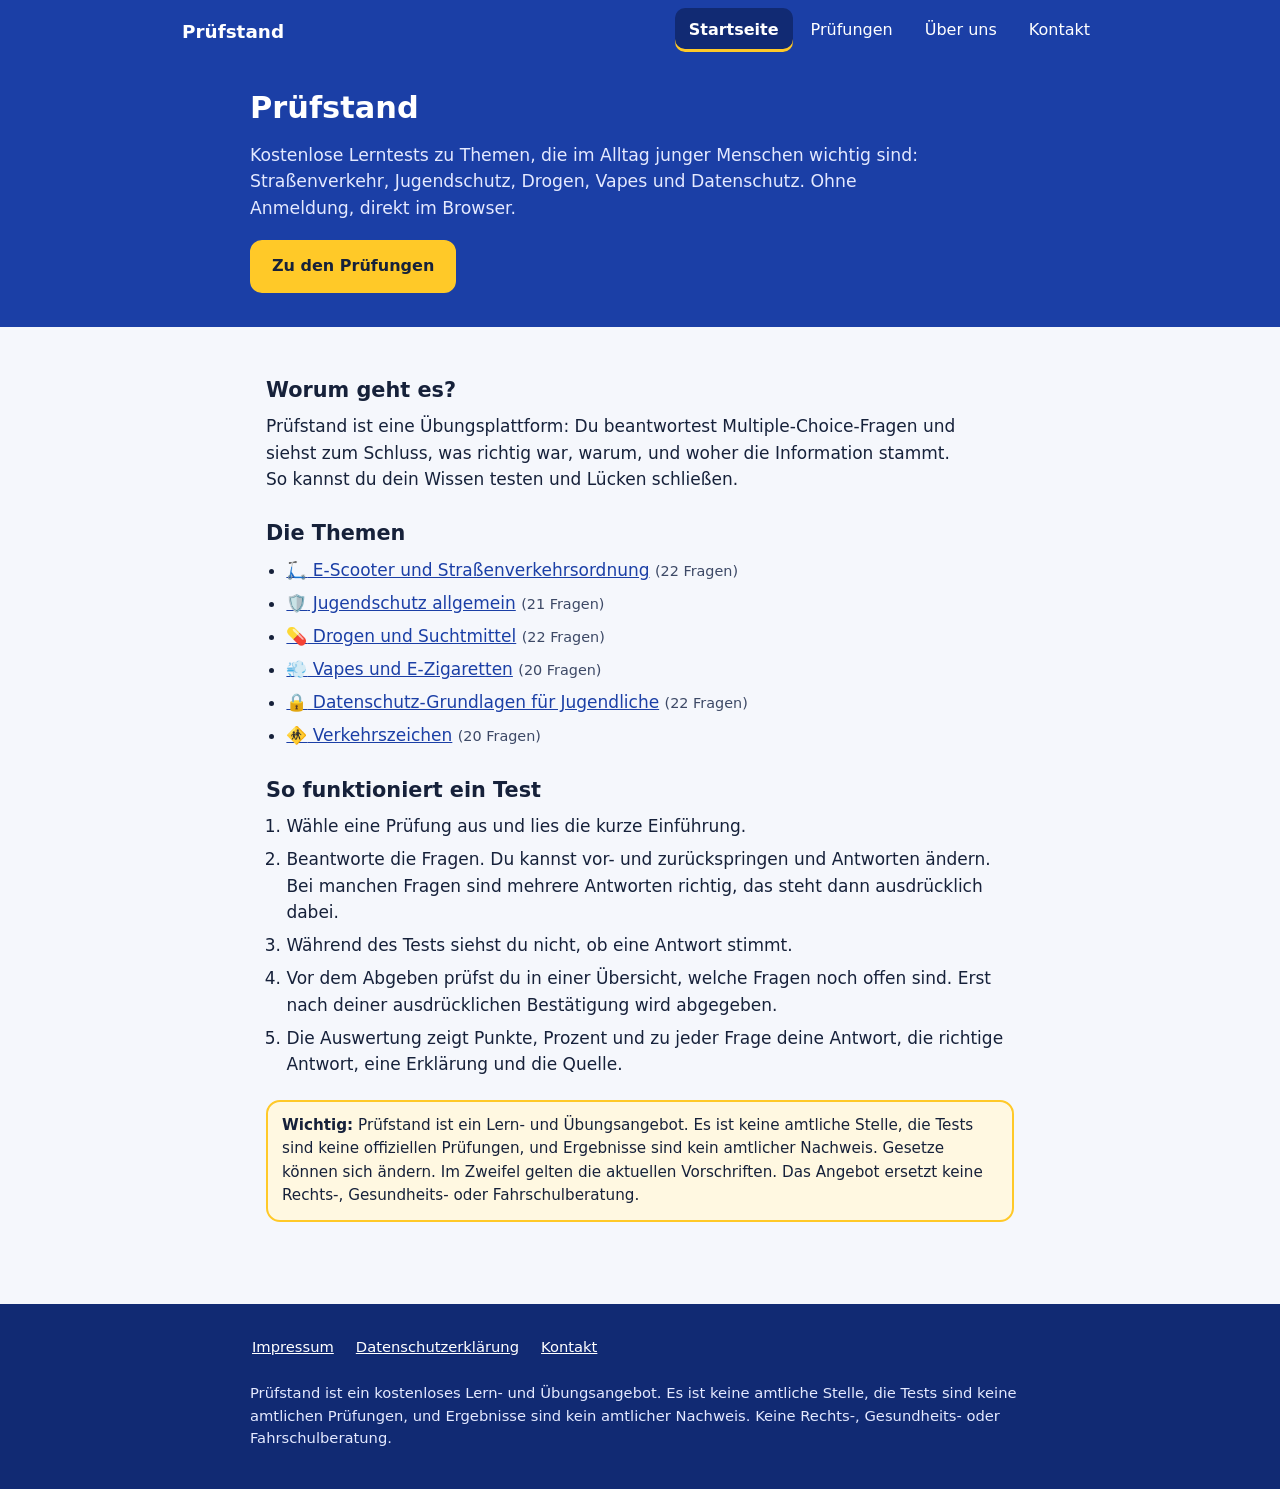
<file: index.html>
<!DOCTYPE html>
<html lang="de">
<head>
<meta charset="utf-8">
<meta name="viewport" content="width=device-width, initial-scale=1">
<title>Prüfstand – Lerntests zu Straßenverkehr, Jugendschutz und Datenschutz</title>
<link rel="icon" type="image/png" href="favicon.PNG">
<meta name="description" content="Prüfstand: kostenlose Lern- und Übungstests zu E-Scooter und StVO, Jugendschutz, Drogen, Vapes, Datenschutz und Verkehrszeichen.">
<link rel="stylesheet" href="style.css">
</head>
<body>
<a class="skip" href="#inhalt">Zum Inhalt springen</a>
<header class="kopf"><div class="kopf-in">
<a class="marke" href="index.html">Prüfstand</a>
<nav class="nav" aria-label="Hauptnavigation"><ul><li><a href="index.html" aria-current="page">Startseite</a></li><li><a href="pruefungen.html">Prüfungen</a></li><li><a href="ueber-uns.html">Über uns</a></li><li><a href="kontakt.html">Kontakt</a></li></ul></nav>
</div></header>

<div class="hero"><div class="hero-inner">
<h1>Prüfstand</h1>
<p>Kostenlose Lerntests zu Themen, die im Alltag junger Menschen wichtig sind: Straßenverkehr, Jugendschutz, Drogen, Vapes und Datenschutz. Ohne Anmeldung, direkt im Browser.</p>
<div class="btn-reihe"><a class="btn" href="pruefungen.html">Zu den Prüfungen</a></div>
</div></div>
<main class="wrap" id="inhalt">
<h2>Worum geht es?</h2>
<p>Prüfstand ist eine Übungsplattform: Du beantwortest Multiple-Choice-Fragen und siehst zum Schluss, was richtig war, warum, und woher die Information stammt. So kannst du dein Wissen testen und Lücken schließen.</p>
<h2>Die Themen</h2>
<ul class="liste"><li><a href="pruefung-escooter.html"><span aria-hidden="true">🛴</span> E-Scooter und Straßenverkehrsordnung</a> <span class="klein">(22 Fragen)</span></li><li><a href="pruefung-jugendschutz.html"><span aria-hidden="true">🛡️</span> Jugendschutz allgemein</a> <span class="klein">(21 Fragen)</span></li><li><a href="pruefung-drogen.html"><span aria-hidden="true">💊</span> Drogen und Suchtmittel</a> <span class="klein">(22 Fragen)</span></li><li><a href="pruefung-vapes.html"><span aria-hidden="true">💨</span> Vapes und E-Zigaretten</a> <span class="klein">(20 Fragen)</span></li><li><a href="pruefung-datenschutz.html"><span aria-hidden="true">🔒</span> Datenschutz-Grundlagen für Jugendliche</a> <span class="klein">(22 Fragen)</span></li><li><a href="pruefung-verkehrszeichen.html"><span aria-hidden="true">🚸</span> Verkehrszeichen</a> <span class="klein">(20 Fragen)</span></li></ul>
<h2>So funktioniert ein Test</h2>
<ol class="liste">
<li>Wähle eine Prüfung aus und lies die kurze Einführung.</li>
<li>Beantworte die Fragen. Du kannst vor- und zurückspringen und Antworten ändern. Bei manchen Fragen sind mehrere Antworten richtig, das steht dann ausdrücklich dabei.</li>
<li>Während des Tests siehst du nicht, ob eine Antwort stimmt.</li>
<li>Vor dem Abgeben prüfst du in einer Übersicht, welche Fragen noch offen sind. Erst nach deiner ausdrücklichen Bestätigung wird abgegeben.</li>
<li>Die Auswertung zeigt Punkte, Prozent und zu jeder Frage deine Antwort, die richtige Antwort, eine Erklärung und die Quelle.</li>
</ol>
<div class="hinweis"><strong>Wichtig:</strong> Prüfstand ist ein Lern- und Übungsangebot. Es ist keine amtliche Stelle, die Tests sind keine offiziellen Prüfungen, und Ergebnisse sind kein amtlicher Nachweis. Gesetze können sich ändern. Im Zweifel gelten die aktuellen Vorschriften. Das Angebot ersetzt keine Rechts-, Gesundheits- oder Fahrschulberatung.</div>
</main>
<footer class="fuss"><div class="fuss-in">
<ul aria-label="Rechtliches und Kontakt"><li><a href="impressum.html">Impressum</a></li><li><a href="datenschutz.html">Datenschutzerklärung</a></li><li><a href="kontakt.html">Kontakt</a></li></ul>
<p>Prüfstand ist ein kostenloses Lern- und Übungsangebot. Es ist keine amtliche Stelle, die Tests sind keine amtlichen Prüfungen, und Ergebnisse sind kein amtlicher Nachweis. Keine Rechts-, Gesundheits- oder Fahrschulberatung.</p>
</div></footer>
</body>
</html>
</file>
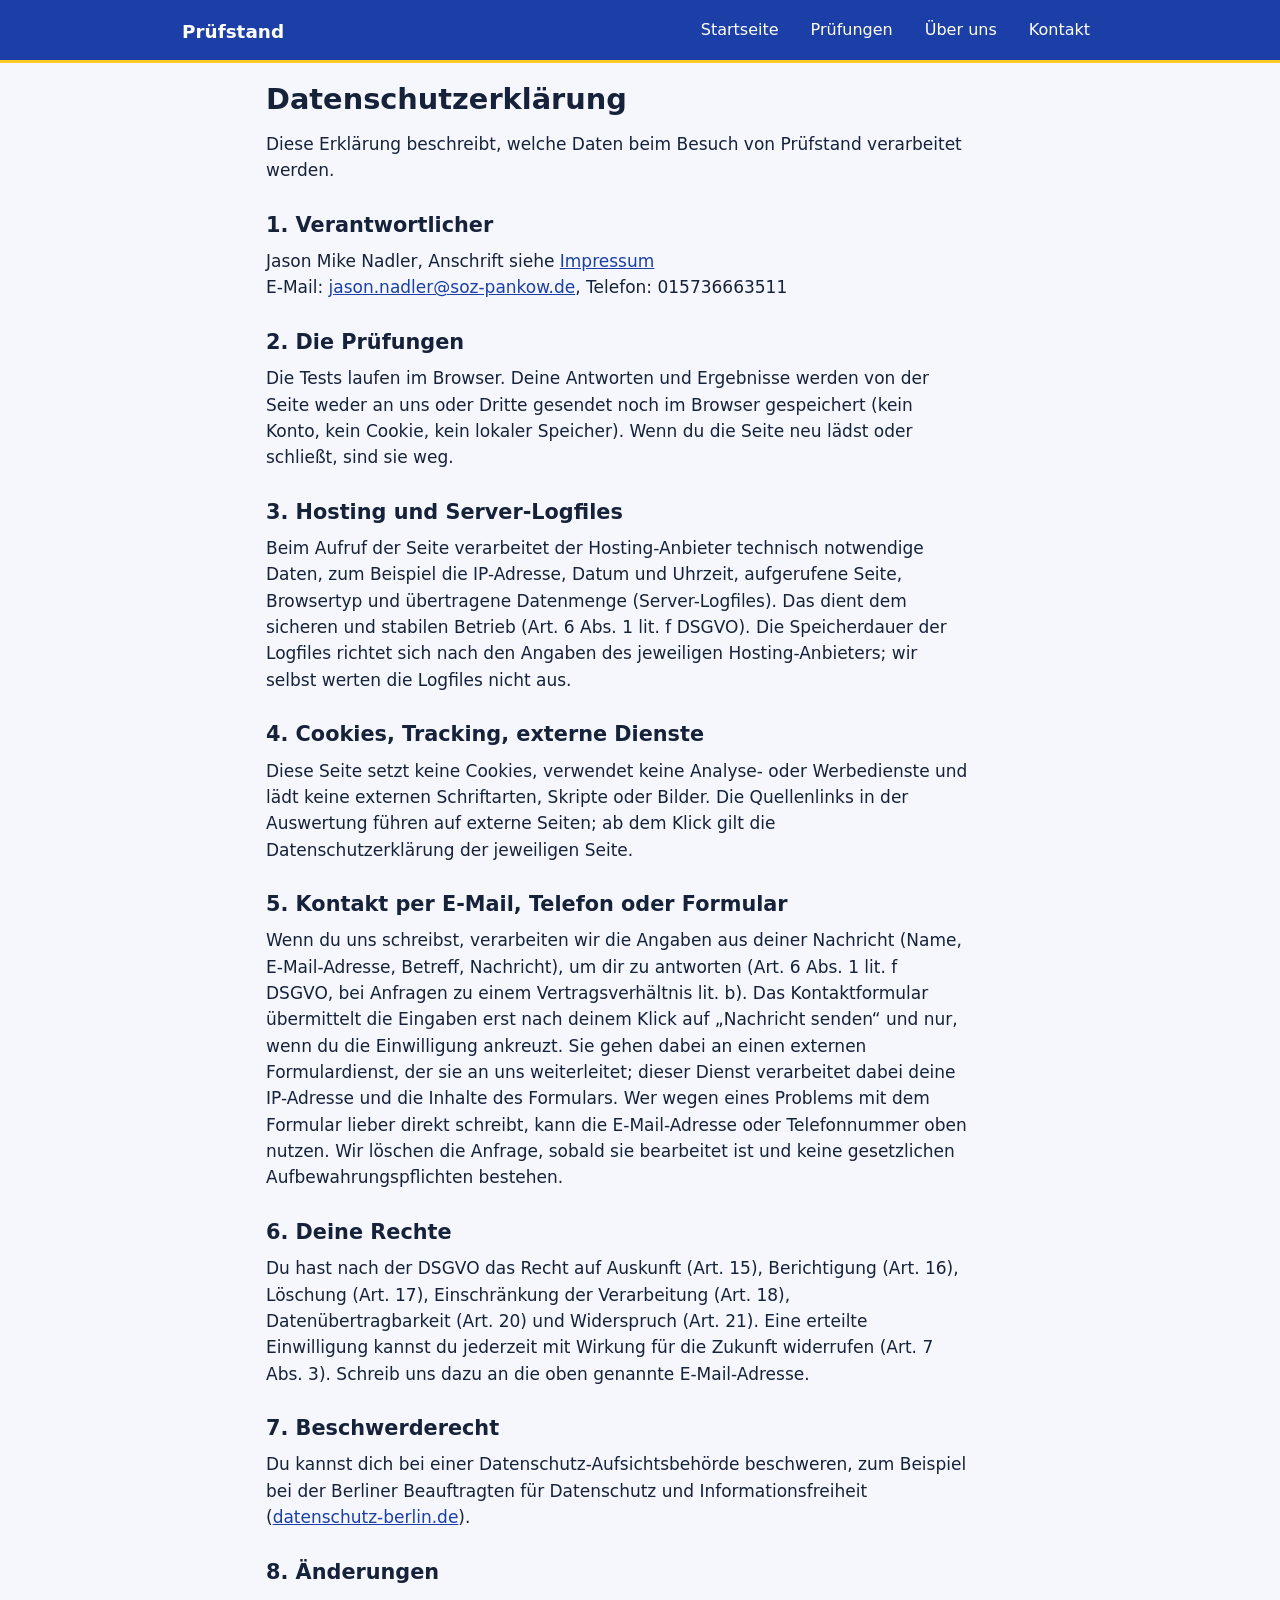
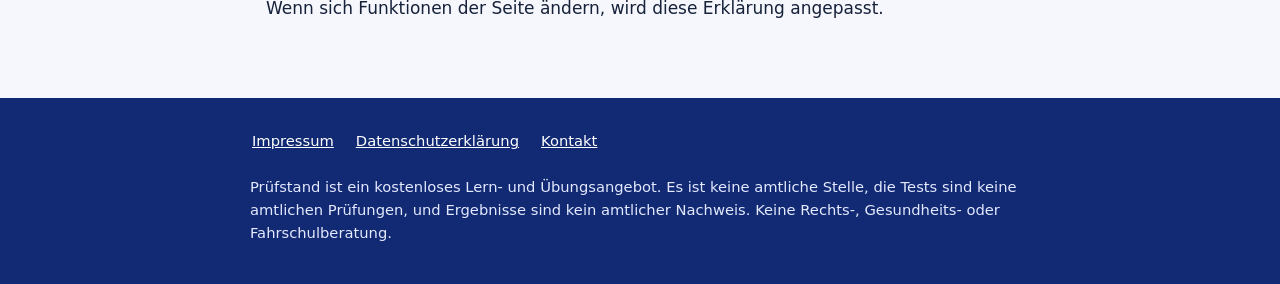
<file: datenschutz.html>
<!DOCTYPE html>
<html lang="de">
<head>
<meta charset="utf-8">
<meta name="viewport" content="width=device-width, initial-scale=1">
<title>Datenschutzerklärung – Prüfstand</title>
<link rel="icon" type="image/png" href="favicon.PNG">
<meta name="description" content="Datenschutzerklärung von Prüfstand.">
<link rel="stylesheet" href="style.css">
</head>
<body>
<a class="skip" href="#inhalt">Zum Inhalt springen</a>
<header class="kopf"><div class="kopf-in">
<a class="marke" href="index.html">Prüfstand</a>
<nav class="nav" aria-label="Hauptnavigation"><ul><li><a href="index.html">Startseite</a></li><li><a href="pruefungen.html">Prüfungen</a></li><li><a href="ueber-uns.html">Über uns</a></li><li><a href="kontakt.html">Kontakt</a></li></ul></nav>
</div></header>

<main class="wrap" id="inhalt">
<h1>Datenschutzerklärung</h1>
<p>Diese Erklärung beschreibt, welche Daten beim Besuch von Prüfstand verarbeitet werden.</p>
<h2>1. Verantwortlicher</h2>
<p>Jason Mike Nadler, Anschrift siehe <a href="impressum.html">Impressum</a><br>E-Mail: <a href="mailto:jason.nadler@soz-pankow.de">jason.nadler@soz-pankow.de</a>, Telefon: 015736663511</p>
<h2>2. Die Prüfungen</h2>
<p>Die Tests laufen im Browser. Deine Antworten und Ergebnisse werden von der Seite weder an uns oder Dritte gesendet noch im Browser gespeichert (kein Konto, kein Cookie, kein lokaler Speicher). Wenn du die Seite neu lädst oder schließt, sind sie weg.</p>
<h2>3. Hosting und Server-Logfiles</h2>
<p>Beim Aufruf der Seite verarbeitet der Hosting-Anbieter technisch notwendige Daten, zum Beispiel die IP-Adresse, Datum und Uhrzeit, aufgerufene Seite, Browsertyp und übertragene Datenmenge (Server-Logfiles). Das dient dem sicheren und stabilen Betrieb (Art. 6 Abs. 1 lit. f DSGVO). Die Speicherdauer der Logfiles richtet sich nach den Angaben des jeweiligen Hosting-Anbieters; wir selbst werten die Logfiles nicht aus.</p>
<h2>4. Cookies, Tracking, externe Dienste</h2>
<p>Diese Seite setzt keine Cookies, verwendet keine Analyse- oder Werbedienste und lädt keine externen Schriftarten, Skripte oder Bilder. Die Quellenlinks in der Auswertung führen auf externe Seiten; ab dem Klick gilt die Datenschutzerklärung der jeweiligen Seite.</p>
<h2>5. Kontakt per E-Mail, Telefon oder Formular</h2>
<p>Wenn du uns schreibst, verarbeiten wir die Angaben aus deiner Nachricht (Name, E-Mail-Adresse, Betreff, Nachricht), um dir zu antworten (Art. 6 Abs. 1 lit. f DSGVO, bei Anfragen zu einem Vertragsverhältnis lit. b). Das Kontaktformular übermittelt die Eingaben erst nach deinem Klick auf „Nachricht senden“ und nur, wenn du die Einwilligung ankreuzt. Sie gehen dabei an einen externen Formulardienst, der sie an uns weiterleitet; dieser Dienst verarbeitet dabei deine IP-Adresse und die Inhalte des Formulars. Wer wegen eines Problems mit dem Formular lieber direkt schreibt, kann die E-Mail-Adresse oder Telefonnummer oben nutzen. Wir löschen die Anfrage, sobald sie bearbeitet ist und keine gesetzlichen Aufbewahrungspflichten bestehen.</p>
<h2>6. Deine Rechte</h2>
<p>Du hast nach der DSGVO das Recht auf Auskunft (Art. 15), Berichtigung (Art. 16), Löschung (Art. 17), Einschränkung der Verarbeitung (Art. 18), Datenübertragbarkeit (Art. 20) und Widerspruch (Art. 21). Eine erteilte Einwilligung kannst du jederzeit mit Wirkung für die Zukunft widerrufen (Art. 7 Abs. 3). Schreib uns dazu an die oben genannte E-Mail-Adresse.</p>
<h2>7. Beschwerderecht</h2>
<p>Du kannst dich bei einer Datenschutz-Aufsichtsbehörde beschweren, zum Beispiel bei der Berliner Beauftragten für Datenschutz und Informationsfreiheit (<a href="https://www.datenschutz-berlin.de" target="_blank" rel="noopener noreferrer">datenschutz-berlin.de</a>).</p>
<h2>8. Änderungen</h2>
<p>Wenn sich Funktionen der Seite ändern, wird diese Erklärung angepasst.</p>

</main>
<footer class="fuss"><div class="fuss-in">
<ul aria-label="Rechtliches und Kontakt"><li><a href="impressum.html">Impressum</a></li><li><a href="datenschutz.html">Datenschutzerklärung</a></li><li><a href="kontakt.html">Kontakt</a></li></ul>
<p>Prüfstand ist ein kostenloses Lern- und Übungsangebot. Es ist keine amtliche Stelle, die Tests sind keine amtlichen Prüfungen, und Ergebnisse sind kein amtlicher Nachweis. Keine Rechts-, Gesundheits- oder Fahrschulberatung.</p>
</div></footer>
</body>
</html>
</file>
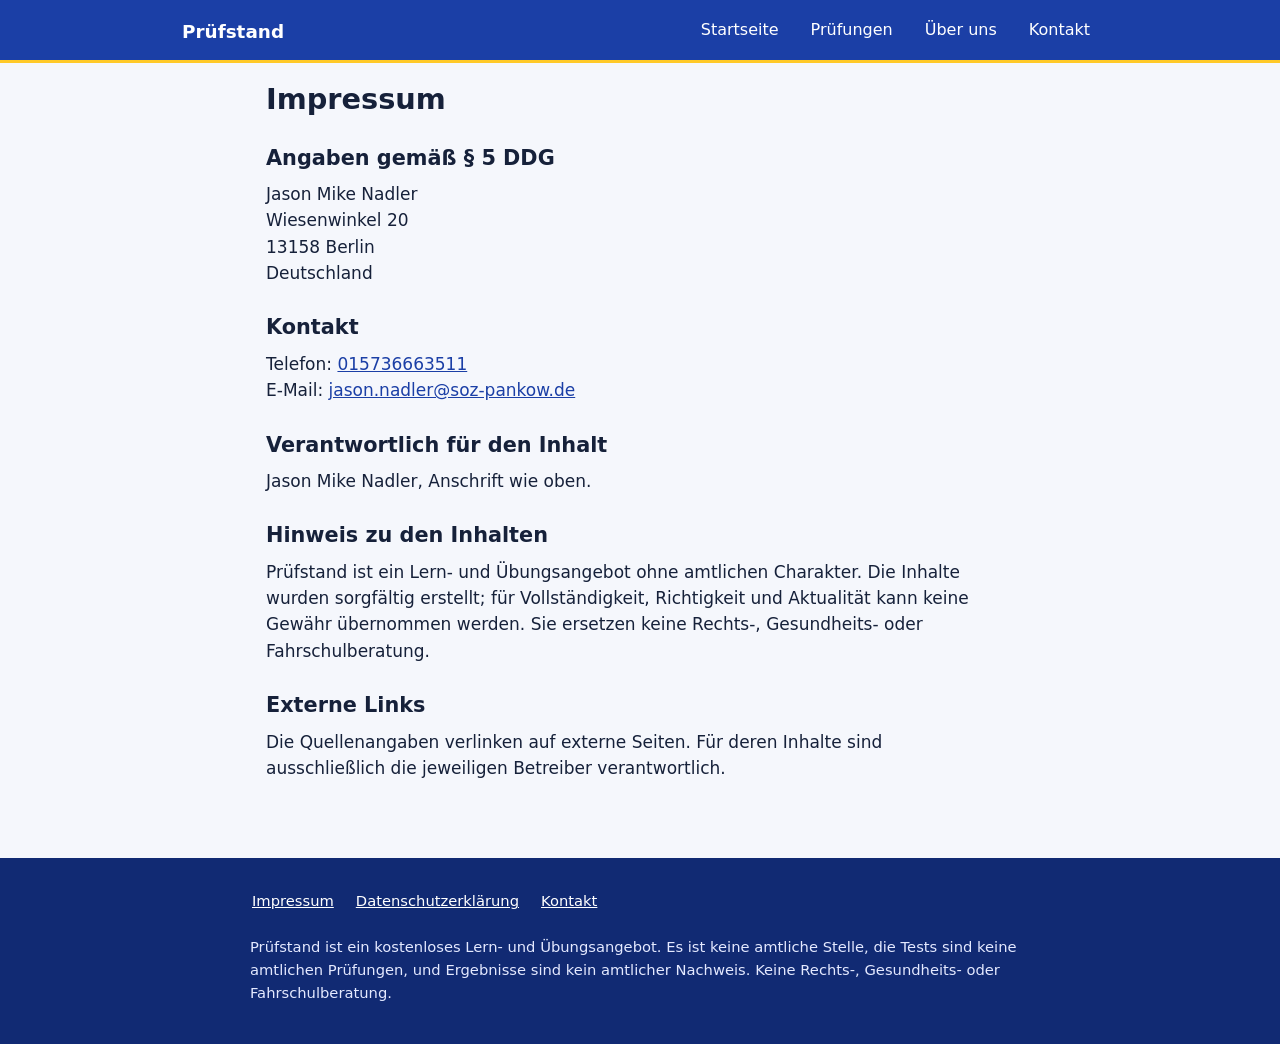
<file: impressum.html>
<!DOCTYPE html>
<html lang="de">
<head>
<meta charset="utf-8">
<meta name="viewport" content="width=device-width, initial-scale=1">
<title>Impressum – Prüfstand</title>
<link rel="icon" type="image/png" href="favicon.PNG">
<meta name="description" content="Impressum von Prüfstand.">
<link rel="stylesheet" href="style.css">
</head>
<body>
<a class="skip" href="#inhalt">Zum Inhalt springen</a>
<header class="kopf"><div class="kopf-in">
<a class="marke" href="index.html">Prüfstand</a>
<nav class="nav" aria-label="Hauptnavigation"><ul><li><a href="index.html">Startseite</a></li><li><a href="pruefungen.html">Prüfungen</a></li><li><a href="ueber-uns.html">Über uns</a></li><li><a href="kontakt.html">Kontakt</a></li></ul></nav>
</div></header>

<main class="wrap" id="inhalt">
<h1>Impressum</h1>
<h2>Angaben gemäß § 5 DDG</h2>
<p>Jason Mike Nadler<br>Wiesenwinkel 20<br>13158 Berlin<br>Deutschland</p>
<h2>Kontakt</h2>
<p>Telefon: <a href="tel:+4915736663511">015736663511</a><br>E-Mail: <a href="mailto:jason.nadler@soz-pankow.de">jason.nadler@soz-pankow.de</a></p>
<h2>Verantwortlich für den Inhalt</h2>
<p>Jason Mike Nadler, Anschrift wie oben.</p>
<h2>Hinweis zu den Inhalten</h2>
<p>Prüfstand ist ein Lern- und Übungsangebot ohne amtlichen Charakter. Die Inhalte wurden sorgfältig erstellt; für Vollständigkeit, Richtigkeit und Aktualität kann keine Gewähr übernommen werden. Sie ersetzen keine Rechts-, Gesundheits- oder Fahrschulberatung.</p>
<h2>Externe Links</h2>
<p>Die Quellenangaben verlinken auf externe Seiten. Für deren Inhalte sind ausschließlich die jeweiligen Betreiber verantwortlich.</p>

</main>
<footer class="fuss"><div class="fuss-in">
<ul aria-label="Rechtliches und Kontakt"><li><a href="impressum.html">Impressum</a></li><li><a href="datenschutz.html">Datenschutzerklärung</a></li><li><a href="kontakt.html">Kontakt</a></li></ul>
<p>Prüfstand ist ein kostenloses Lern- und Übungsangebot. Es ist keine amtliche Stelle, die Tests sind keine amtlichen Prüfungen, und Ergebnisse sind kein amtlicher Nachweis. Keine Rechts-, Gesundheits- oder Fahrschulberatung.</p>
</div></footer>
</body>
</html>
</file>
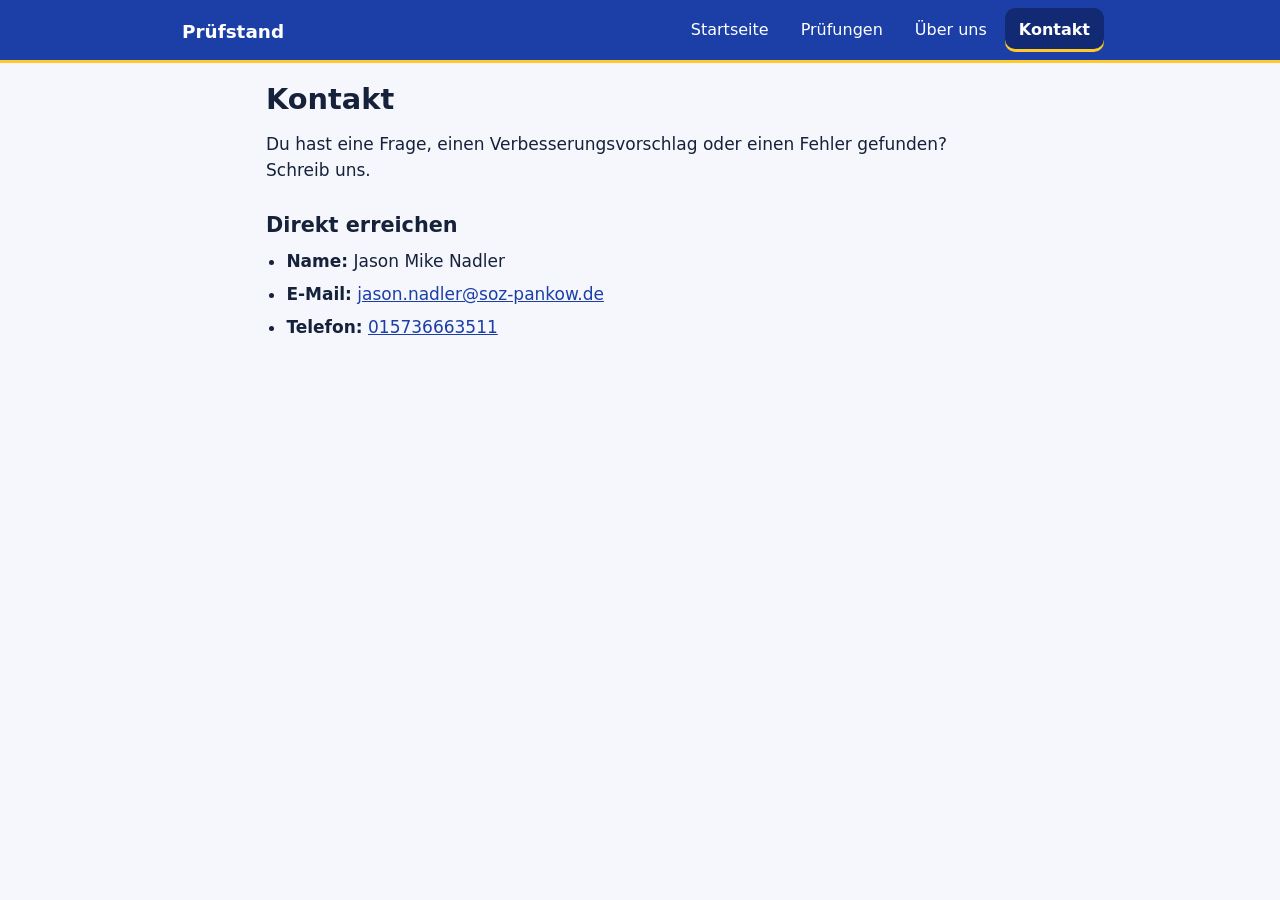
<file: kontakt.html>
<!DOCTYPE html>
<html lang="de">
<head>
<meta charset="utf-8">
<meta name="viewport" content="width=device-width, initial-scale=1">
<title>Kontakt – Prüfstand</title>
<link rel="icon" type="image/png" href="favicon.PNG">
<meta name="description" content="Kontakt zu Prüfstand per E-Mail, Telefon oder Formular.">
<link rel="stylesheet" href="style.css">
</head>
<body>
<a class="skip" href="#inhalt">Zum Inhalt springen</a>
<header class="kopf"><div class="kopf-in">
<a class="marke" href="index.html">Prüfstand</a>
<nav class="nav" aria-label="Hauptnavigation"><ul><li><a href="index.html">Startseite</a></li><li><a href="pruefungen.html">Prüfungen</a></li><li><a href="ueber-uns.html">Über uns</a></li><li><a href="kontakt.html" aria-current="page">Kontakt</a></li></ul></nav>
</div></header>

<main class="wrap" id="inhalt">
<h1>Kontakt</h1>
<p>Du hast eine Frage, einen Verbesserungsvorschlag oder einen Fehler gefunden? Schreib uns.</p>
<h2>Direkt erreichen</h2>
<ul class="liste">
<li><strong>Name:</strong> Jason Mike Nadler</li>
<li><strong>E-Mail:</strong> <a id="mailLink" href="mailto:jason.nadler@soz-pankow.de">jason.nadler@soz-pankow.de</a></li>
<li><strong>Telefon:</strong> <a id="telLink" href="tel:+4915736663511">015736663511</a></li>
</ul>
</file>
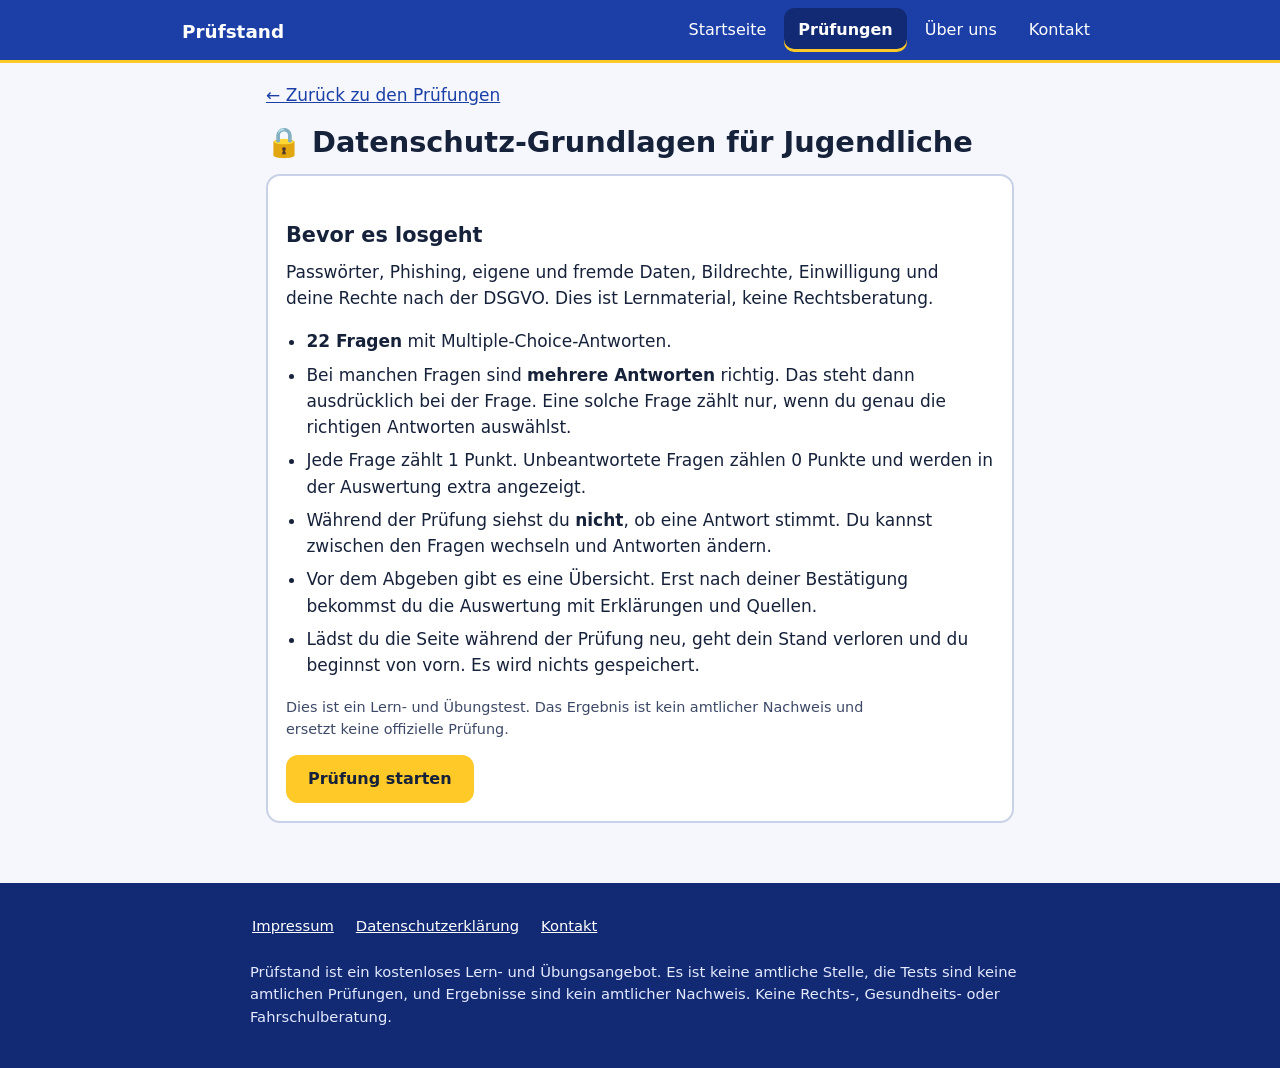
<file: pruefung-datenschutz.html>
<!DOCTYPE html>
<html lang="de">
<head>
<meta charset="utf-8">
<meta name="viewport" content="width=device-width, initial-scale=1">
<title>Datenschutz-Grundlagen für Jugendliche – Prüfstand</title>
<link rel="icon" type="image/png" href="favicon.PNG">
<link rel="stylesheet" href="style.css">
</head>
<body>
<a class="skip" href="#inhalt">Zum Inhalt springen</a>
<header class="kopf"><div class="kopf-in">
<a class="marke" href="index.html">Prüfstand</a>
<nav class="nav" aria-label="Hauptnavigation"><ul><li><a href="index.html">Startseite</a></li><li><a href="pruefungen.html" aria-current="page">Prüfungen</a></li><li><a href="ueber-uns.html">Über uns</a></li><li><a href="kontakt.html">Kontakt</a></li></ul></nav>
</div></header>

<main class="wrap" id="inhalt">
<p><a href="pruefungen.html">← Zurück zu den Prüfungen</a></p>
<h1><span aria-hidden="true">🔒</span> Datenschutz-Grundlagen für Jugendliche</h1>
<div id="quiz"><noscript><p class="hinweis warn">Für die Prüfung wird JavaScript benötigt. Bitte aktiviere JavaScript in deinem Browser.</p></noscript></div>
</main>
<footer class="fuss"><div class="fuss-in">
<ul aria-label="Rechtliches und Kontakt"><li><a href="impressum.html">Impressum</a></li><li><a href="datenschutz.html">Datenschutzerklärung</a></li><li><a href="kontakt.html">Kontakt</a></li></ul>
<p>Prüfstand ist ein kostenloses Lern- und Übungsangebot. Es ist keine amtliche Stelle, die Tests sind keine amtlichen Prüfungen, und Ergebnisse sind kein amtlicher Nachweis. Keine Rechts-, Gesundheits- oder Fahrschulberatung.</p>
</div></footer>
<script src="config.js"></script>
<script src="datenschutz.js"></script>
<script src="quiz.js"></script>
</body>
</html>
</file>
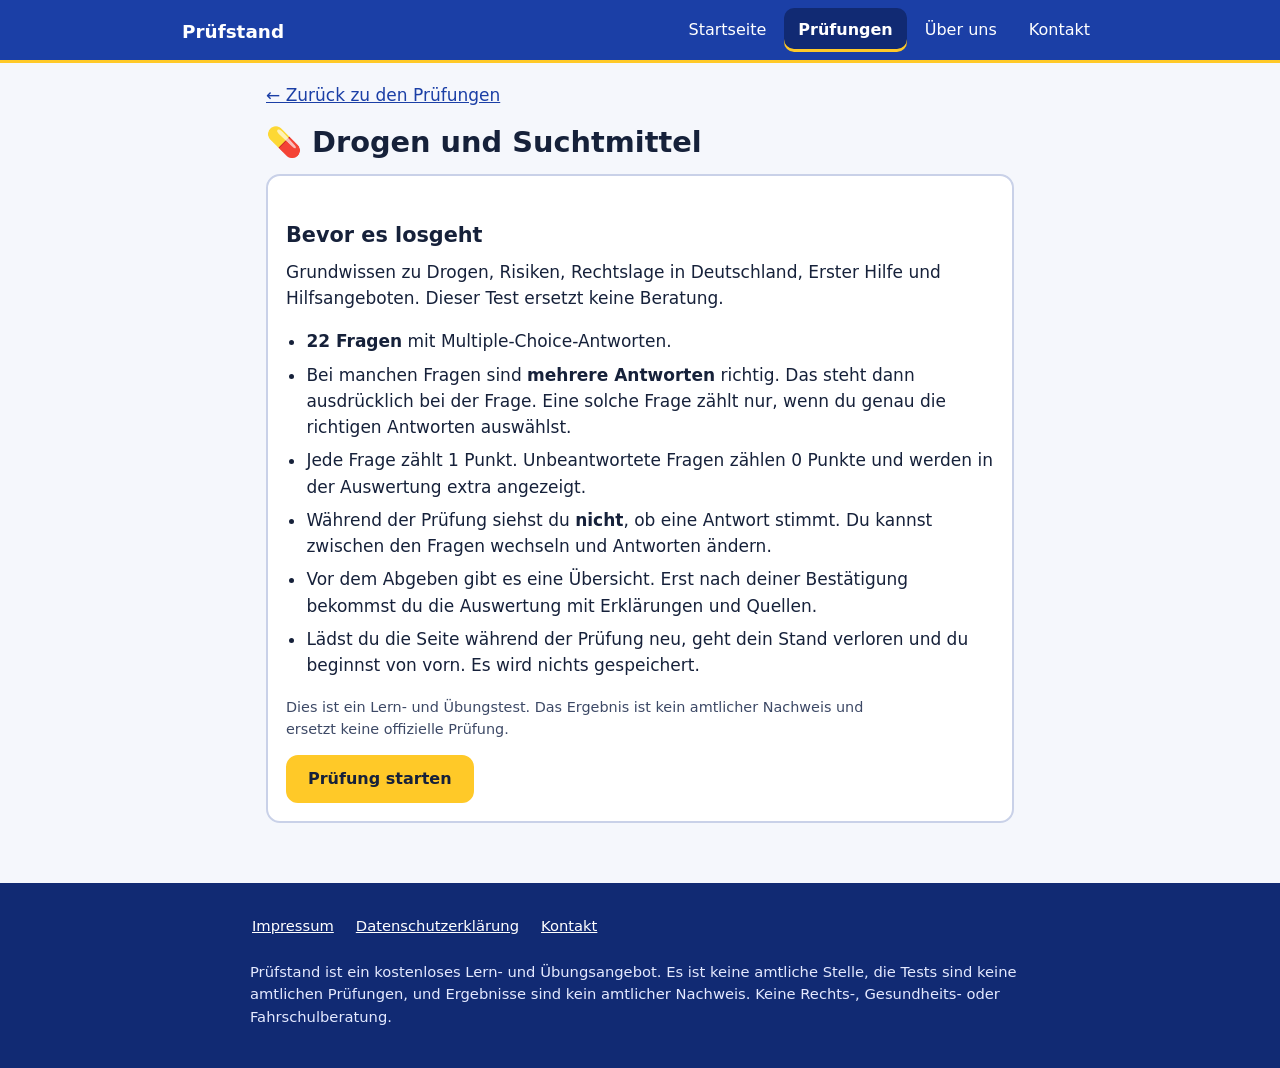
<file: pruefung-drogen.html>
<!DOCTYPE html>
<html lang="de">
<head>
<meta charset="utf-8">
<meta name="viewport" content="width=device-width, initial-scale=1">
<title>Drogen und Suchtmittel – Prüfstand</title>
<link rel="icon" type="image/png" href="favicon.PNG">
<link rel="stylesheet" href="style.css">
</head>
<body>
<a class="skip" href="#inhalt">Zum Inhalt springen</a>
<header class="kopf"><div class="kopf-in">
<a class="marke" href="index.html">Prüfstand</a>
<nav class="nav" aria-label="Hauptnavigation"><ul><li><a href="index.html">Startseite</a></li><li><a href="pruefungen.html" aria-current="page">Prüfungen</a></li><li><a href="ueber-uns.html">Über uns</a></li><li><a href="kontakt.html">Kontakt</a></li></ul></nav>
</div></header>

<main class="wrap" id="inhalt">
<p><a href="pruefungen.html">← Zurück zu den Prüfungen</a></p>
<h1><span aria-hidden="true">💊</span> Drogen und Suchtmittel</h1>
<div id="quiz"><noscript><p class="hinweis warn">Für die Prüfung wird JavaScript benötigt. Bitte aktiviere JavaScript in deinem Browser.</p></noscript></div>
</main>
<footer class="fuss"><div class="fuss-in">
<ul aria-label="Rechtliches und Kontakt"><li><a href="impressum.html">Impressum</a></li><li><a href="datenschutz.html">Datenschutzerklärung</a></li><li><a href="kontakt.html">Kontakt</a></li></ul>
<p>Prüfstand ist ein kostenloses Lern- und Übungsangebot. Es ist keine amtliche Stelle, die Tests sind keine amtlichen Prüfungen, und Ergebnisse sind kein amtlicher Nachweis. Keine Rechts-, Gesundheits- oder Fahrschulberatung.</p>
</div></footer>
<script src="config.js"></script>
<script src="drogen.js"></script>
<script src="quiz.js"></script>
</body>
</html>
</file>
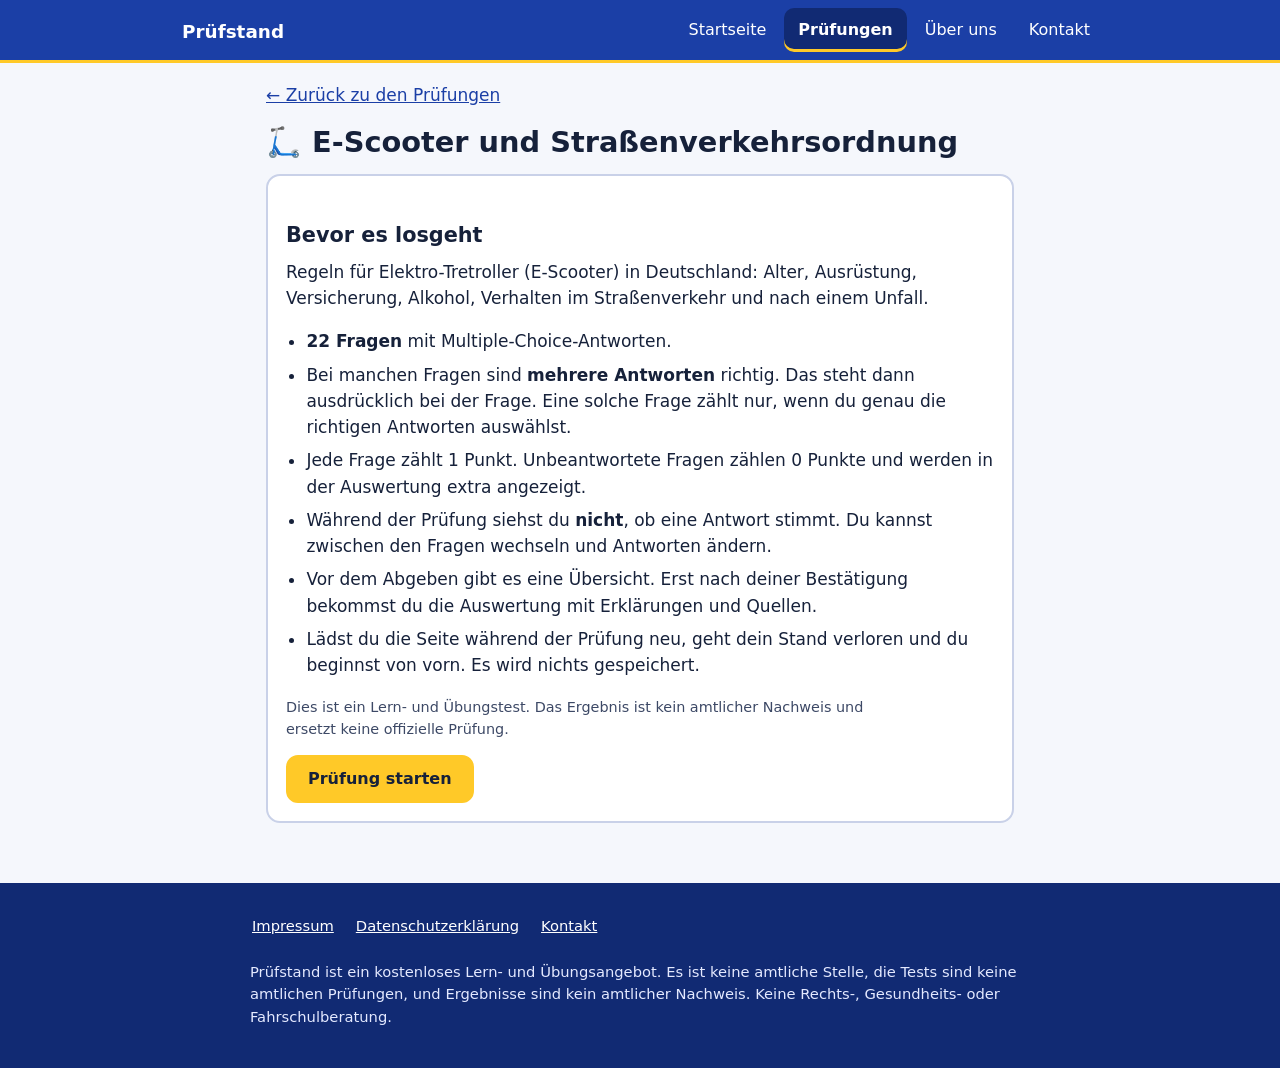
<file: pruefung-escooter.html>
<!DOCTYPE html>
<html lang="de">
<head>
<meta charset="utf-8">
<meta name="viewport" content="width=device-width, initial-scale=1">
<title>E-Scooter und Straßenverkehrsordnung – Prüfstand</title>
<link rel="icon" type="image/png" href="favicon.PNG">
<link rel="stylesheet" href="style.css">
</head>
<body>
<a class="skip" href="#inhalt">Zum Inhalt springen</a>
<header class="kopf"><div class="kopf-in">
<a class="marke" href="index.html">Prüfstand</a>
<nav class="nav" aria-label="Hauptnavigation"><ul><li><a href="index.html">Startseite</a></li><li><a href="pruefungen.html" aria-current="page">Prüfungen</a></li><li><a href="ueber-uns.html">Über uns</a></li><li><a href="kontakt.html">Kontakt</a></li></ul></nav>
</div></header>

<main class="wrap" id="inhalt">
<p><a href="pruefungen.html">← Zurück zu den Prüfungen</a></p>
<h1><span aria-hidden="true">🛴</span> E-Scooter und Straßenverkehrsordnung</h1>
<div id="quiz"><noscript><p class="hinweis warn">Für die Prüfung wird JavaScript benötigt. Bitte aktiviere JavaScript in deinem Browser.</p></noscript></div>
</main>
<footer class="fuss"><div class="fuss-in">
<ul aria-label="Rechtliches und Kontakt"><li><a href="impressum.html">Impressum</a></li><li><a href="datenschutz.html">Datenschutzerklärung</a></li><li><a href="kontakt.html">Kontakt</a></li></ul>
<p>Prüfstand ist ein kostenloses Lern- und Übungsangebot. Es ist keine amtliche Stelle, die Tests sind keine amtlichen Prüfungen, und Ergebnisse sind kein amtlicher Nachweis. Keine Rechts-, Gesundheits- oder Fahrschulberatung.</p>
</div></footer>
<script src="config.js"></script>
<script src="escooter.js"></script>
<script src="quiz.js"></script>
</body>
</html>
</file>
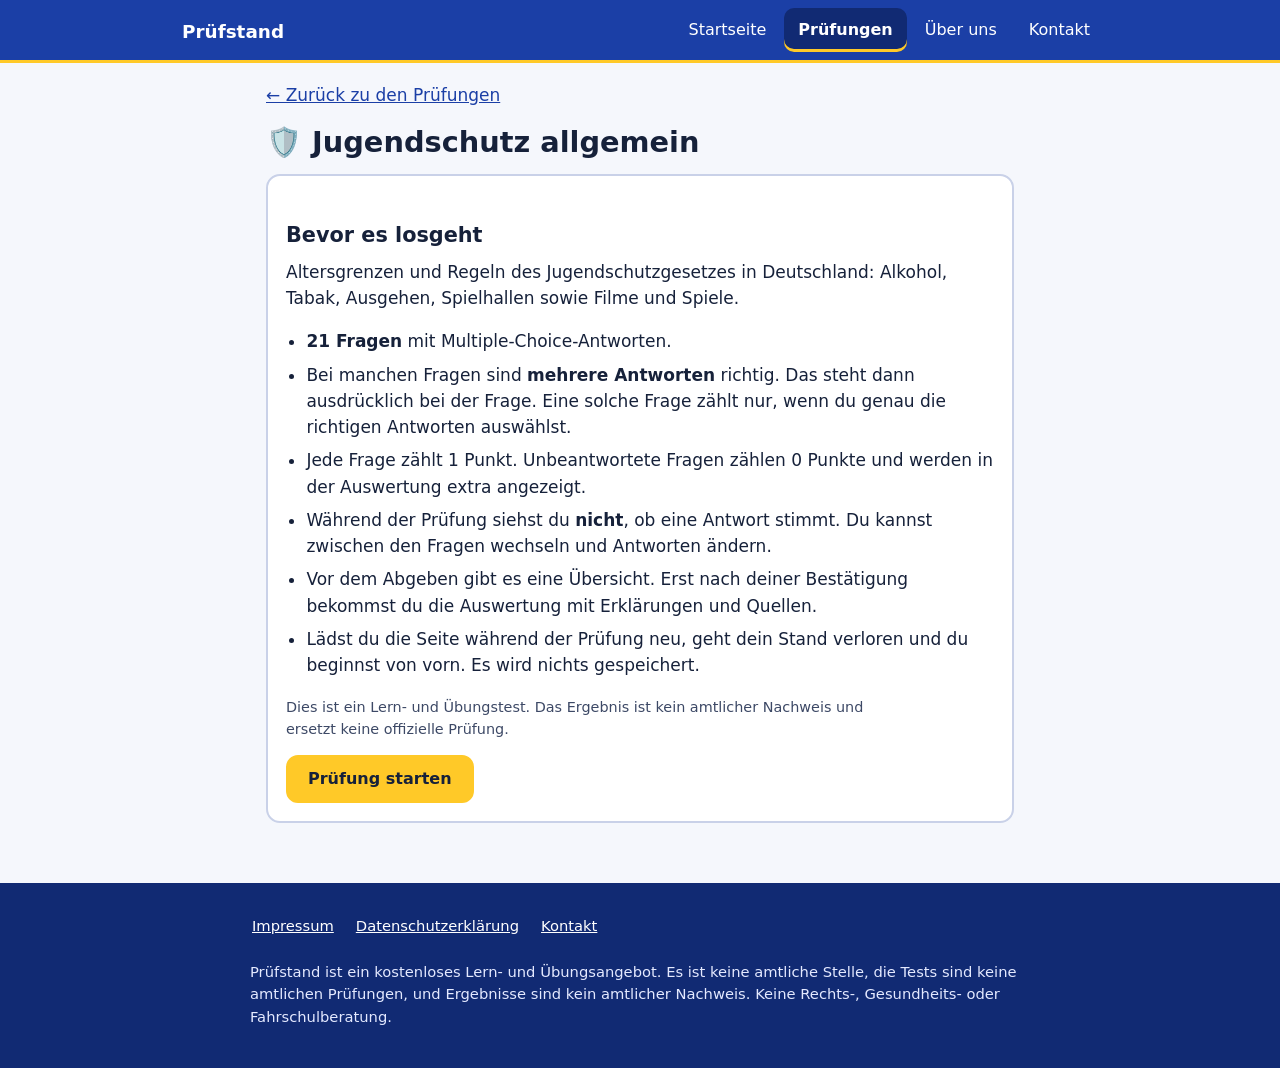
<file: pruefung-jugendschutz.html>
<!DOCTYPE html>
<html lang="de">
<head>
<meta charset="utf-8">
<meta name="viewport" content="width=device-width, initial-scale=1">
<title>Jugendschutz allgemein – Prüfstand</title>
<link rel="icon" type="image/png" href="favicon.PNG">
<link rel="stylesheet" href="style.css">
</head>
<body>
<a class="skip" href="#inhalt">Zum Inhalt springen</a>
<header class="kopf"><div class="kopf-in">
<a class="marke" href="index.html">Prüfstand</a>
<nav class="nav" aria-label="Hauptnavigation"><ul><li><a href="index.html">Startseite</a></li><li><a href="pruefungen.html" aria-current="page">Prüfungen</a></li><li><a href="ueber-uns.html">Über uns</a></li><li><a href="kontakt.html">Kontakt</a></li></ul></nav>
</div></header>

<main class="wrap" id="inhalt">
<p><a href="pruefungen.html">← Zurück zu den Prüfungen</a></p>
<h1><span aria-hidden="true">🛡️</span> Jugendschutz allgemein</h1>
<div id="quiz"><noscript><p class="hinweis warn">Für die Prüfung wird JavaScript benötigt. Bitte aktiviere JavaScript in deinem Browser.</p></noscript></div>
</main>
<footer class="fuss"><div class="fuss-in">
<ul aria-label="Rechtliches und Kontakt"><li><a href="impressum.html">Impressum</a></li><li><a href="datenschutz.html">Datenschutzerklärung</a></li><li><a href="kontakt.html">Kontakt</a></li></ul>
<p>Prüfstand ist ein kostenloses Lern- und Übungsangebot. Es ist keine amtliche Stelle, die Tests sind keine amtlichen Prüfungen, und Ergebnisse sind kein amtlicher Nachweis. Keine Rechts-, Gesundheits- oder Fahrschulberatung.</p>
</div></footer>
<script src="config.js"></script>
<script src="jugendschutz.js"></script>
<script src="quiz.js"></script>
</body>
</html>
</file>
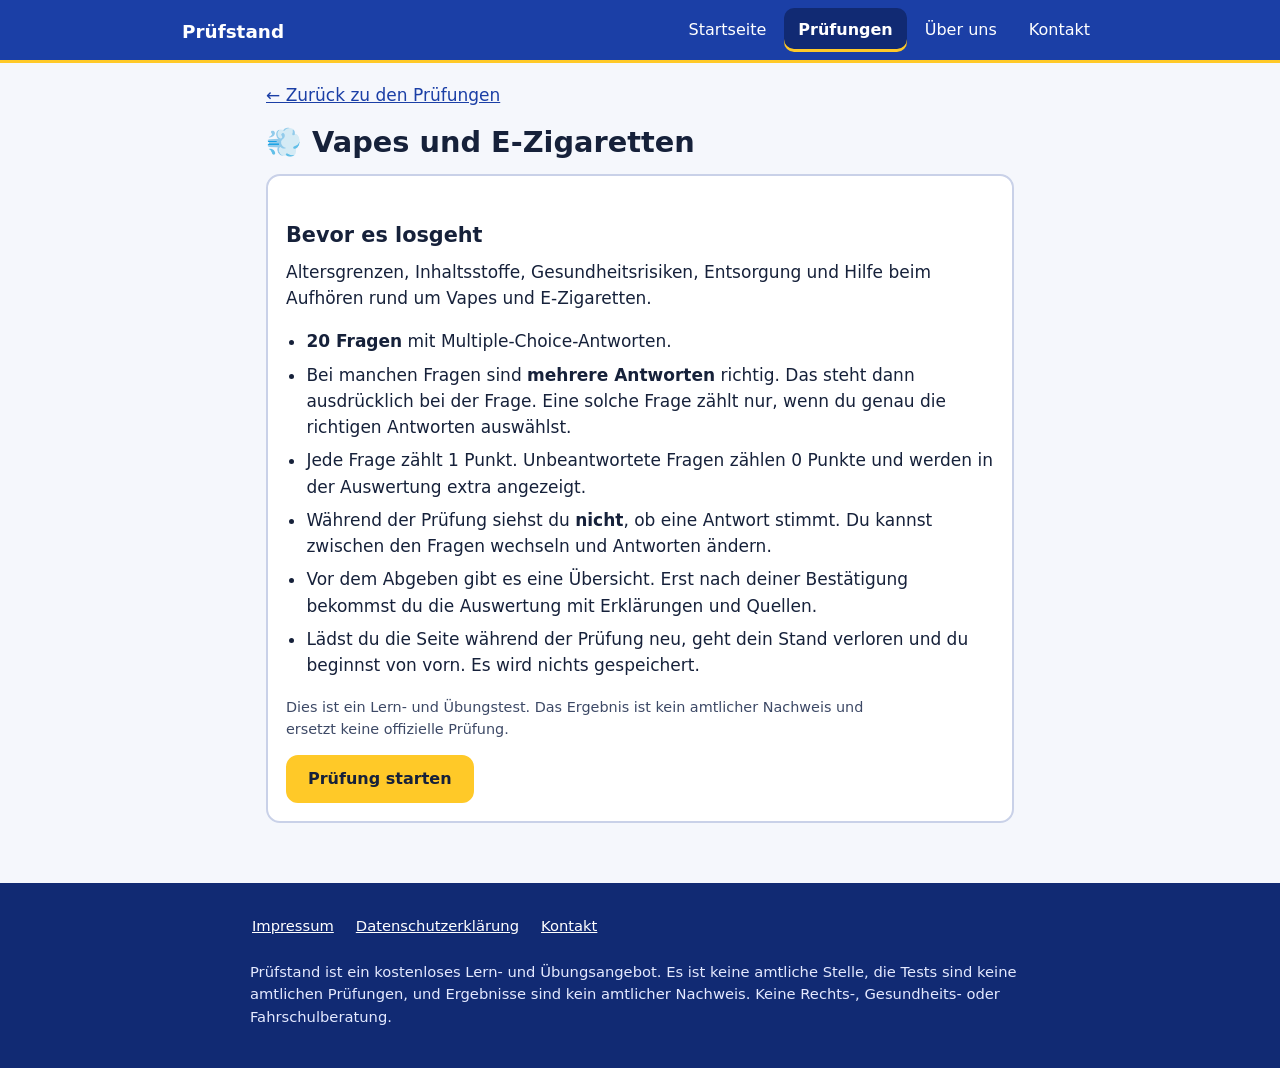
<file: pruefung-vapes.html>
<!DOCTYPE html>
<html lang="de">
<head>
<meta charset="utf-8">
<meta name="viewport" content="width=device-width, initial-scale=1">
<title>Vapes und E-Zigaretten – Prüfstand</title>
<link rel="icon" type="image/png" href="favicon.PNG">
<link rel="stylesheet" href="style.css">
</head>
<body>
<a class="skip" href="#inhalt">Zum Inhalt springen</a>
<header class="kopf"><div class="kopf-in">
<a class="marke" href="index.html">Prüfstand</a>
<nav class="nav" aria-label="Hauptnavigation"><ul><li><a href="index.html">Startseite</a></li><li><a href="pruefungen.html" aria-current="page">Prüfungen</a></li><li><a href="ueber-uns.html">Über uns</a></li><li><a href="kontakt.html">Kontakt</a></li></ul></nav>
</div></header>

<main class="wrap" id="inhalt">
<p><a href="pruefungen.html">← Zurück zu den Prüfungen</a></p>
<h1><span aria-hidden="true">💨</span> Vapes und E-Zigaretten</h1>
<div id="quiz"><noscript><p class="hinweis warn">Für die Prüfung wird JavaScript benötigt. Bitte aktiviere JavaScript in deinem Browser.</p></noscript></div>
</main>
<footer class="fuss"><div class="fuss-in">
<ul aria-label="Rechtliches und Kontakt"><li><a href="impressum.html">Impressum</a></li><li><a href="datenschutz.html">Datenschutzerklärung</a></li><li><a href="kontakt.html">Kontakt</a></li></ul>
<p>Prüfstand ist ein kostenloses Lern- und Übungsangebot. Es ist keine amtliche Stelle, die Tests sind keine amtlichen Prüfungen, und Ergebnisse sind kein amtlicher Nachweis. Keine Rechts-, Gesundheits- oder Fahrschulberatung.</p>
</div></footer>
<script src="config.js"></script>
<script src="vapes.js"></script>
<script src="quiz.js"></script>
</body>
</html>
</file>
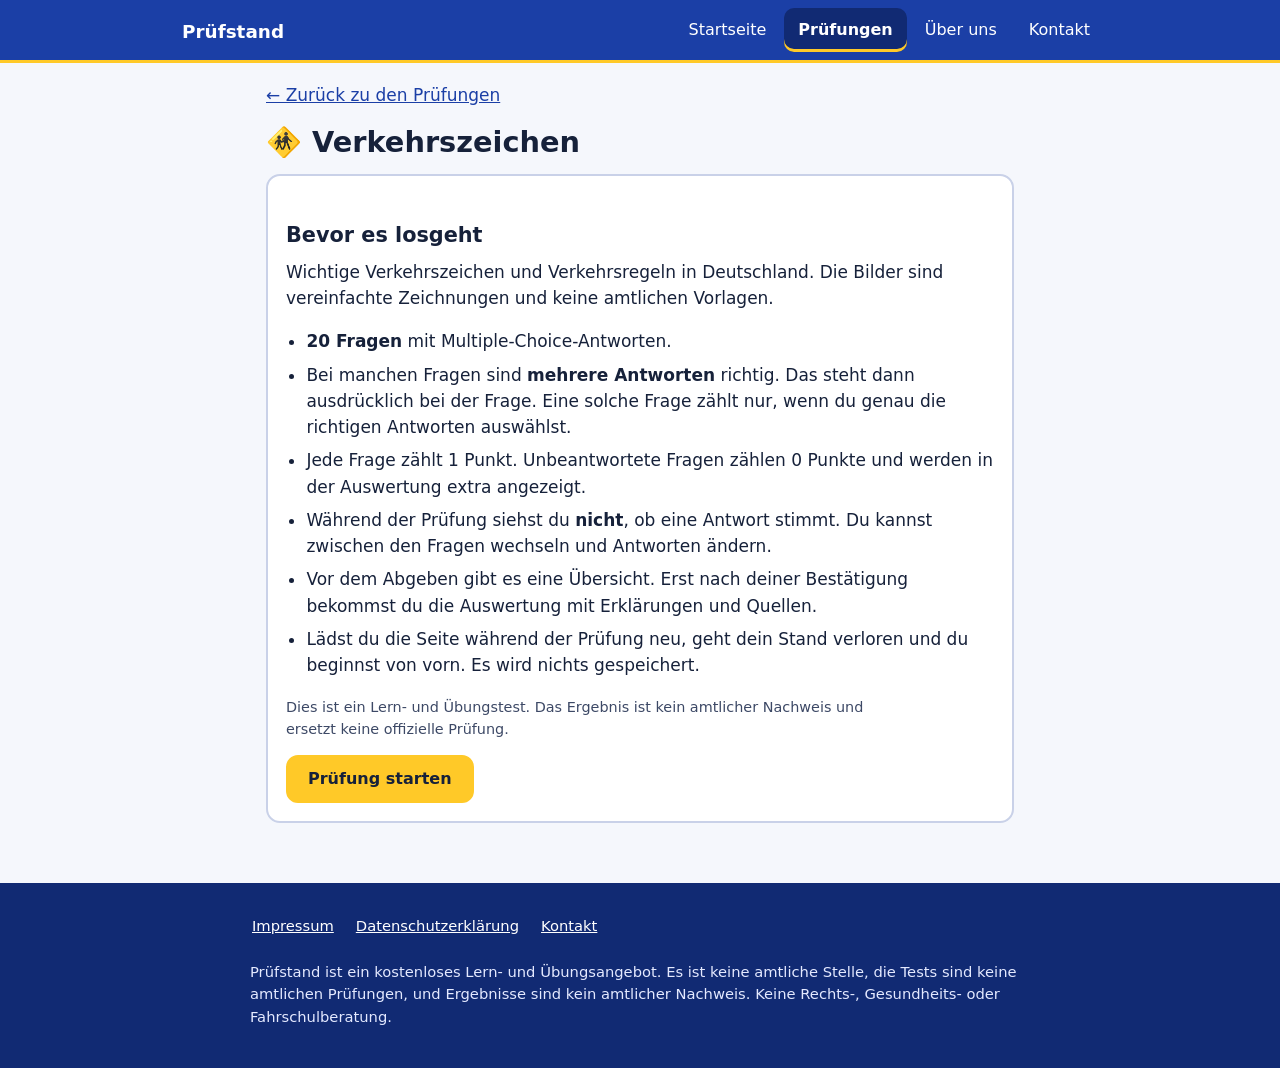
<file: pruefung-verkehrszeichen.html>
<!DOCTYPE html>
<html lang="de">
<head>
<meta charset="utf-8">
<meta name="viewport" content="width=device-width, initial-scale=1">
<title>Verkehrszeichen – Prüfstand</title>
<link rel="icon" type="image/png" href="favicon.PNG">
<link rel="stylesheet" href="style.css">
</head>
<body>
<a class="skip" href="#inhalt">Zum Inhalt springen</a>
<header class="kopf"><div class="kopf-in">
<a class="marke" href="index.html">Prüfstand</a>
<nav class="nav" aria-label="Hauptnavigation"><ul><li><a href="index.html">Startseite</a></li><li><a href="pruefungen.html" aria-current="page">Prüfungen</a></li><li><a href="ueber-uns.html">Über uns</a></li><li><a href="kontakt.html">Kontakt</a></li></ul></nav>
</div></header>

<main class="wrap" id="inhalt">
<p><a href="pruefungen.html">← Zurück zu den Prüfungen</a></p>
<h1><span aria-hidden="true">🚸</span> Verkehrszeichen</h1>
<div id="quiz"><noscript><p class="hinweis warn">Für die Prüfung wird JavaScript benötigt. Bitte aktiviere JavaScript in deinem Browser.</p></noscript></div>
</main>
<footer class="fuss"><div class="fuss-in">
<ul aria-label="Rechtliches und Kontakt"><li><a href="impressum.html">Impressum</a></li><li><a href="datenschutz.html">Datenschutzerklärung</a></li><li><a href="kontakt.html">Kontakt</a></li></ul>
<p>Prüfstand ist ein kostenloses Lern- und Übungsangebot. Es ist keine amtliche Stelle, die Tests sind keine amtlichen Prüfungen, und Ergebnisse sind kein amtlicher Nachweis. Keine Rechts-, Gesundheits- oder Fahrschulberatung.</p>
</div></footer>
<script src="config.js"></script>
<script src="verkehrszeichen.js"></script>
<script src="quiz.js"></script>
</body>
</html>
</file>
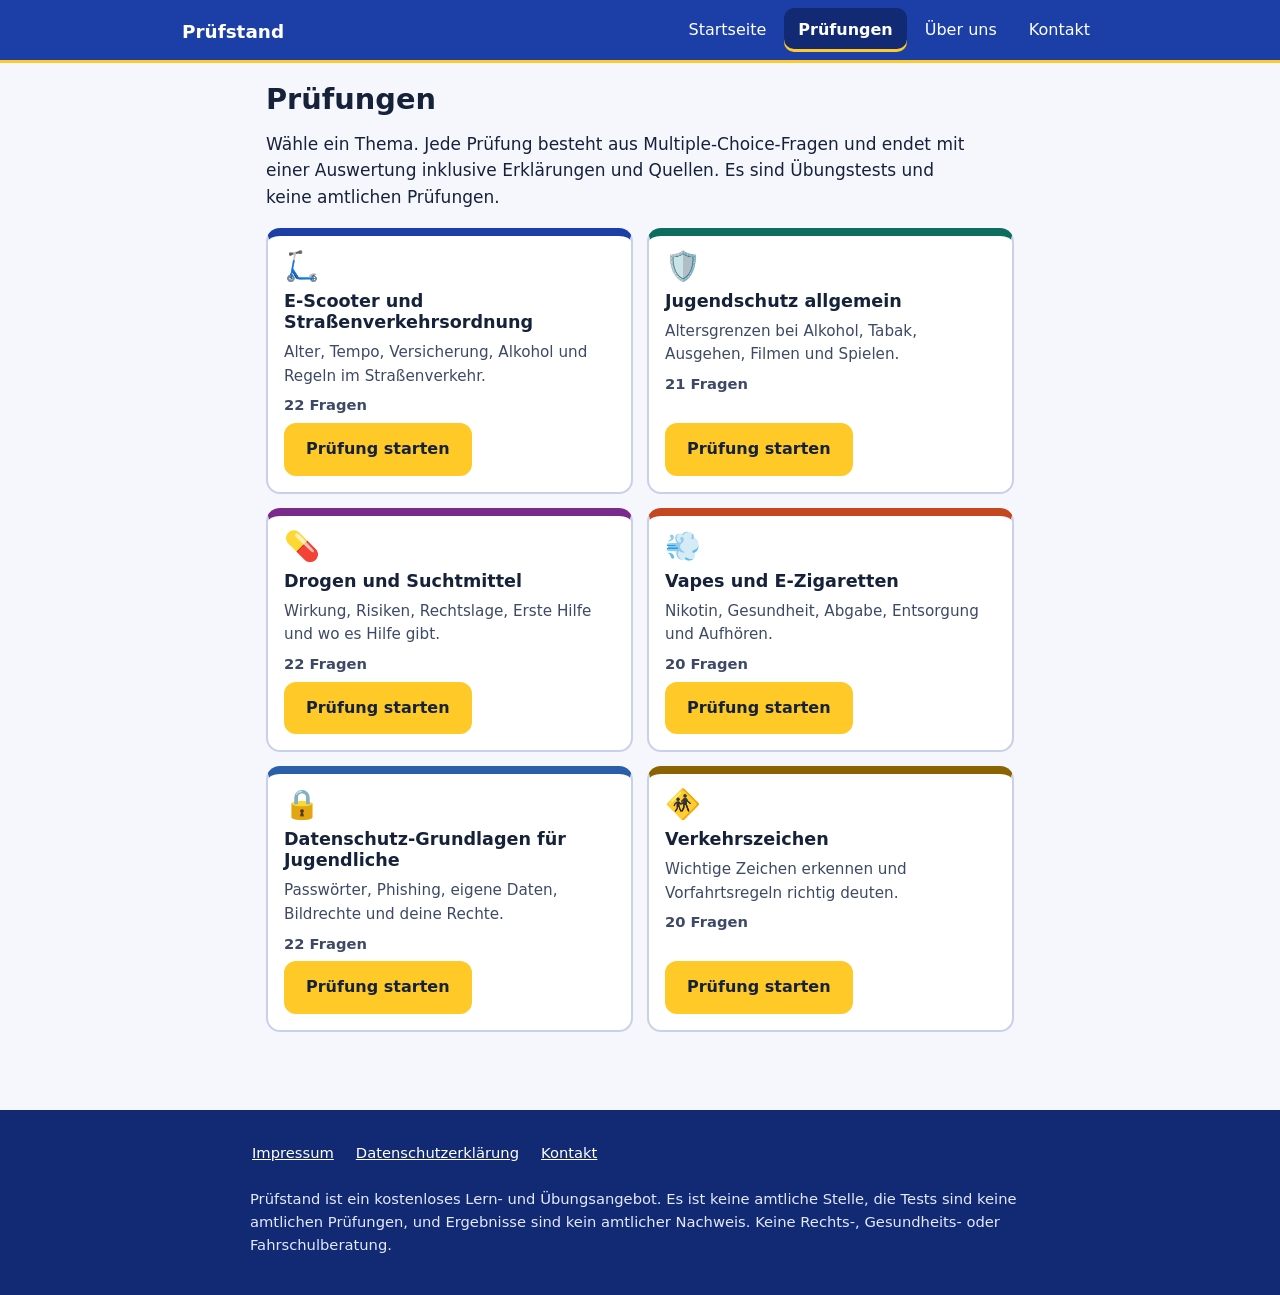
<file: pruefungen.html>
<!DOCTYPE html>
<html lang="de">
<head>
<meta charset="utf-8">
<meta name="viewport" content="width=device-width, initial-scale=1">
<title>Prüfungen – Prüfstand</title>
<link rel="icon" type="image/png" href="favicon.PNG">
<meta name="description" content="Übersicht der sechs Prüfstand-Prüfungen mit Fragenzahl.">
<link rel="stylesheet" href="style.css">
</head>
<body>
<a class="skip" href="#inhalt">Zum Inhalt springen</a>
<header class="kopf"><div class="kopf-in">
<a class="marke" href="index.html">Prüfstand</a>
<nav class="nav" aria-label="Hauptnavigation"><ul><li><a href="index.html">Startseite</a></li><li><a href="pruefungen.html" aria-current="page">Prüfungen</a></li><li><a href="ueber-uns.html">Über uns</a></li><li><a href="kontakt.html">Kontakt</a></li></ul></nav>
</div></header>

<main class="wrap" id="inhalt">
<h1>Prüfungen</h1>
<p>Wähle ein Thema. Jede Prüfung besteht aus Multiple-Choice-Fragen und endet mit einer Auswertung inklusive Erklärungen und Quellen. Es sind Übungstests und keine amtlichen Prüfungen.</p>
<ul class="kacheln"><li><article class="kachel" style="--farbe:#1b3fa6">
<span class="icon" aria-hidden="true">🛴</span>
<h2 style="margin:4px 0 2px;font-size:1.1rem">E-Scooter und Straßenverkehrsordnung</h2>
<p>Alter, Tempo, Versicherung, Alkohol und Regeln im Straßenverkehr.</p>
<p class="anzahl">22 Fragen</p>
<a class="btn" href="pruefung-escooter.html">Prüfung starten<span class="sr-only"> – E-Scooter und Straßenverkehrsordnung</span></a>
</article></li><li><article class="kachel" style="--farbe:#0d6e60">
<span class="icon" aria-hidden="true">🛡️</span>
<h2 style="margin:4px 0 2px;font-size:1.1rem">Jugendschutz allgemein</h2>
<p>Altersgrenzen bei Alkohol, Tabak, Ausgehen, Filmen und Spielen.</p>
<p class="anzahl">21 Fragen</p>
<a class="btn" href="pruefung-jugendschutz.html">Prüfung starten<span class="sr-only"> – Jugendschutz allgemein</span></a>
</article></li><li><article class="kachel" style="--farbe:#7a2a8a">
<span class="icon" aria-hidden="true">💊</span>
<h2 style="margin:4px 0 2px;font-size:1.1rem">Drogen und Suchtmittel</h2>
<p>Wirkung, Risiken, Rechtslage, Erste Hilfe und wo es Hilfe gibt.</p>
<p class="anzahl">22 Fragen</p>
<a class="btn" href="pruefung-drogen.html">Prüfung starten<span class="sr-only"> – Drogen und Suchtmittel</span></a>
</article></li><li><article class="kachel" style="--farbe:#c4471f">
<span class="icon" aria-hidden="true">💨</span>
<h2 style="margin:4px 0 2px;font-size:1.1rem">Vapes und E-Zigaretten</h2>
<p>Nikotin, Gesundheit, Abgabe, Entsorgung und Aufhören.</p>
<p class="anzahl">20 Fragen</p>
<a class="btn" href="pruefung-vapes.html">Prüfung starten<span class="sr-only"> – Vapes und E-Zigaretten</span></a>
</article></li><li><article class="kachel" style="--farbe:#2a5ea8">
<span class="icon" aria-hidden="true">🔒</span>
<h2 style="margin:4px 0 2px;font-size:1.1rem">Datenschutz-Grundlagen für Jugendliche</h2>
<p>Passwörter, Phishing, eigene Daten, Bildrechte und deine Rechte.</p>
<p class="anzahl">22 Fragen</p>
<a class="btn" href="pruefung-datenschutz.html">Prüfung starten<span class="sr-only"> – Datenschutz-Grundlagen für Jugendliche</span></a>
</article></li><li><article class="kachel" style="--farbe:#8a6400">
<span class="icon" aria-hidden="true">🚸</span>
<h2 style="margin:4px 0 2px;font-size:1.1rem">Verkehrszeichen</h2>
<p>Wichtige Zeichen erkennen und Vorfahrtsregeln richtig deuten.</p>
<p class="anzahl">20 Fragen</p>
<a class="btn" href="pruefung-verkehrszeichen.html">Prüfung starten<span class="sr-only"> – Verkehrszeichen</span></a>
</article></li></ul>
</main>
<footer class="fuss"><div class="fuss-in">
<ul aria-label="Rechtliches und Kontakt"><li><a href="impressum.html">Impressum</a></li><li><a href="datenschutz.html">Datenschutzerklärung</a></li><li><a href="kontakt.html">Kontakt</a></li></ul>
<p>Prüfstand ist ein kostenloses Lern- und Übungsangebot. Es ist keine amtliche Stelle, die Tests sind keine amtlichen Prüfungen, und Ergebnisse sind kein amtlicher Nachweis. Keine Rechts-, Gesundheits- oder Fahrschulberatung.</p>
</div></footer>
</body>
</html>
</file>
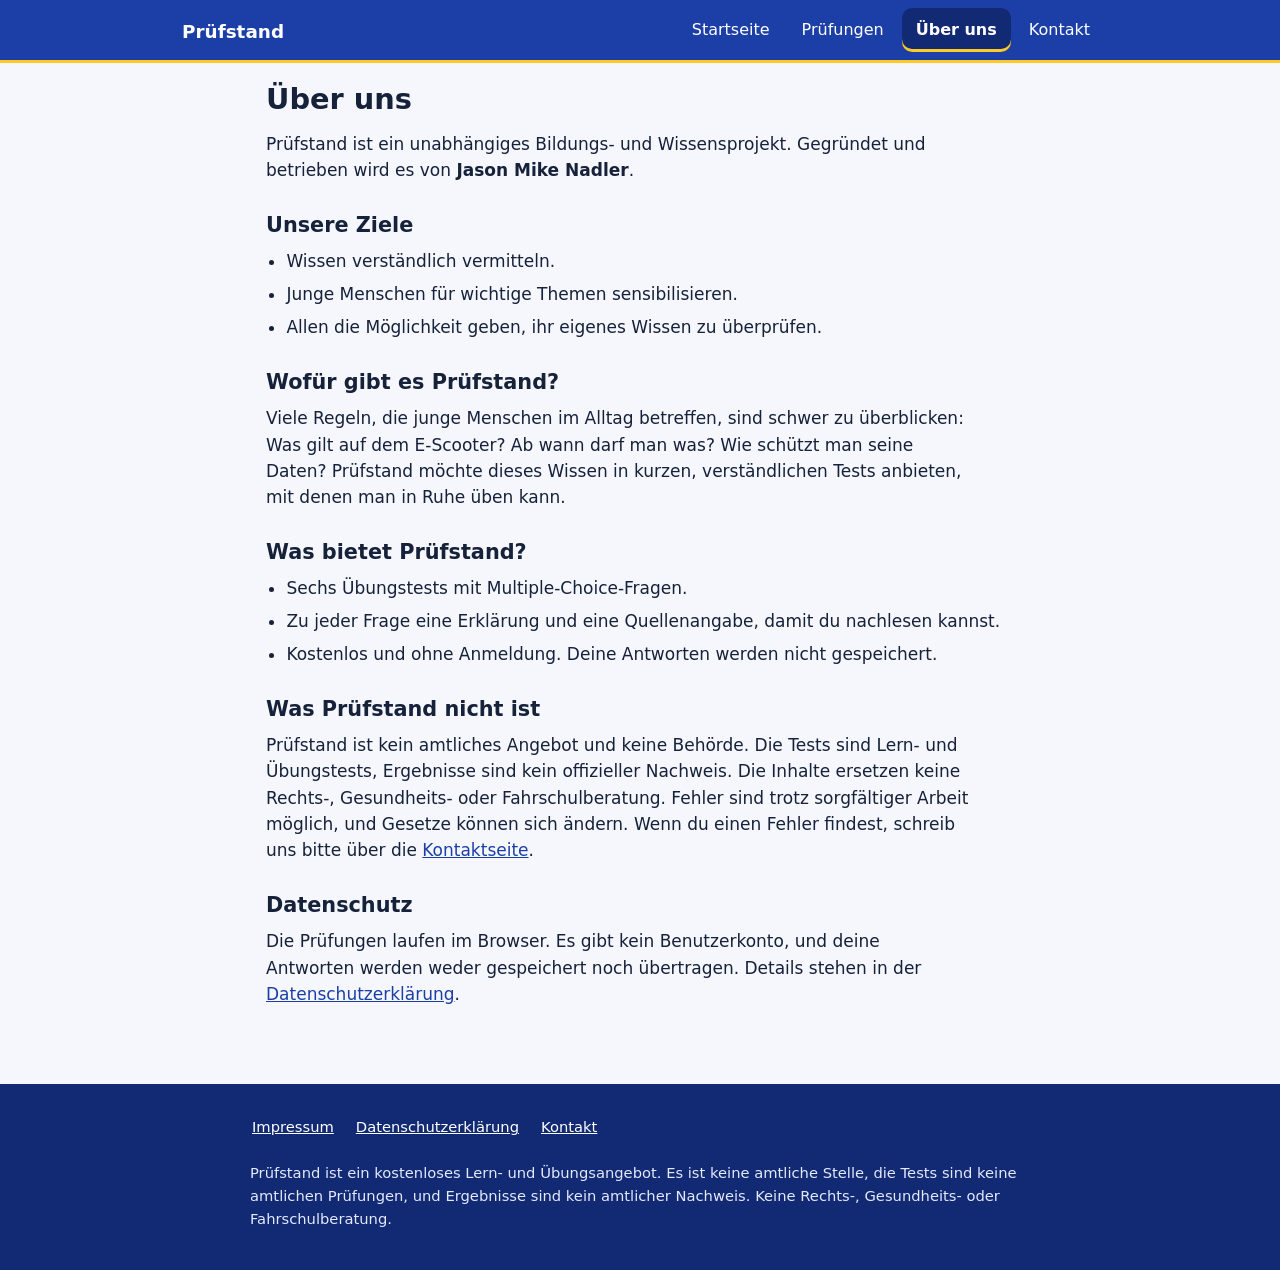
<file: ueber-uns.html>
<!DOCTYPE html>
<html lang="de">
<head>
<meta charset="utf-8">
<meta name="viewport" content="width=device-width, initial-scale=1">
<title>Über uns – Prüfstand</title>
<link rel="icon" type="image/png" href="favicon.PNG">
<meta name="description" content="Über Prüfstand und den Gründer Jason Mike Nadler.">
<link rel="stylesheet" href="style.css">
</head>
<body>
<a class="skip" href="#inhalt">Zum Inhalt springen</a>
<header class="kopf"><div class="kopf-in">
<a class="marke" href="index.html">Prüfstand</a>
<nav class="nav" aria-label="Hauptnavigation"><ul><li><a href="index.html">Startseite</a></li><li><a href="pruefungen.html">Prüfungen</a></li><li><a href="ueber-uns.html" aria-current="page">Über uns</a></li><li><a href="kontakt.html">Kontakt</a></li></ul></nav>
</div></header>

<main class="wrap" id="inhalt">
<h1>Über uns</h1>
<p>Prüfstand ist ein unabhängiges Bildungs- und Wissensprojekt. Gegründet und betrieben wird es von <strong>Jason Mike Nadler</strong>.</p>
<h2>Unsere Ziele</h2>
<ul class="liste">
<li>Wissen verständlich vermitteln.</li>
<li>Junge Menschen für wichtige Themen sensibilisieren.</li>
<li>Allen die Möglichkeit geben, ihr eigenes Wissen zu überprüfen.</li>
</ul>
<h2>Wofür gibt es Prüfstand?</h2>
<p>Viele Regeln, die junge Menschen im Alltag betreffen, sind schwer zu überblicken: Was gilt auf dem E-Scooter? Ab wann darf man was? Wie schützt man seine Daten? Prüfstand möchte dieses Wissen in kurzen, verständlichen Tests anbieten, mit denen man in Ruhe üben kann.</p>
<h2>Was bietet Prüfstand?</h2>
<ul class="liste">
<li>Sechs Übungstests mit Multiple-Choice-Fragen.</li>
<li>Zu jeder Frage eine Erklärung und eine Quellenangabe, damit du nachlesen kannst.</li>
<li>Kostenlos und ohne Anmeldung. Deine Antworten werden nicht gespeichert.</li>
</ul>
<h2>Was Prüfstand nicht ist</h2>
<p>Prüfstand ist kein amtliches Angebot und keine Behörde. Die Tests sind Lern- und Übungstests, Ergebnisse sind kein offizieller Nachweis. Die Inhalte ersetzen keine Rechts-, Gesundheits- oder Fahrschulberatung. Fehler sind trotz sorgfältiger Arbeit möglich, und Gesetze können sich ändern. Wenn du einen Fehler findest, schreib uns bitte über die <a href="kontakt.html">Kontaktseite</a>.</p>
<h2>Datenschutz</h2>
<p>Die Prüfungen laufen im Browser. Es gibt kein Benutzerkonto, und deine Antworten werden weder gespeichert noch übertragen. Details stehen in der <a href="datenschutz.html">Datenschutzerklärung</a>.</p>
</main>
<footer class="fuss"><div class="fuss-in">
<ul aria-label="Rechtliches und Kontakt"><li><a href="impressum.html">Impressum</a></li><li><a href="datenschutz.html">Datenschutzerklärung</a></li><li><a href="kontakt.html">Kontakt</a></li></ul>
<p>Prüfstand ist ein kostenloses Lern- und Übungsangebot. Es ist keine amtliche Stelle, die Tests sind keine amtlichen Prüfungen, und Ergebnisse sind kein amtlicher Nachweis. Keine Rechts-, Gesundheits- oder Fahrschulberatung.</p>
</div></footer>
</body>
</html>
</file>
<file: style.css>
/* Prüfstand – gemeinsames Design. Farben zentral in :root anpassen. */
:root{
  --blau:#1b3fa6; --blau-dunkel:#112a73; --gelb:#ffc928; --text:#16213a; --text-2:#3d4966;
  --papier:#f5f7fc; --karte:#ffffff; --linie:#c9d1e8; --gruen:#14683f; --gruen-hell:#e3f4ea;
  --rot:#a3201a; --rot-hell:#fbe7e5; --grau-hell:#eceff7; --radius:14px;
}
*{box-sizing:border-box}
html{-webkit-text-size-adjust:100%}
body{margin:0;background:var(--papier);color:var(--text);
  font:17px/1.55 "Avenir Next","Segoe UI",system-ui,-apple-system,sans-serif;overflow-wrap:anywhere;
  min-height:100vh;display:flex;flex-direction:column}
main{flex:1}
img,svg{max-width:100%}
h1,h2,h3{line-height:1.2;margin:0 0 .5em}
h1{font-size:1.8rem;font-weight:800}
h2{font-size:1.3rem;font-weight:700;margin-top:1.4em}
h3{font-size:1.1rem}
p{margin:0 0 1em;max-width:65ch}
a{color:var(--blau)}
:focus-visible{outline:3px solid var(--text);outline-offset:2px;box-shadow:0 0 0 6px var(--gelb)}
.skip{position:absolute;left:-999px;top:0;background:var(--gelb);color:var(--text);padding:10px 14px;z-index:20}
.skip:focus{left:8px;top:8px}

/* Kopfbereich + Navigation (bricht bei schmalen Displays um, kein seitliches Scrollen) */
.kopf{background:var(--blau);box-shadow:0 3px 0 var(--gelb)}
.kopf-in{max-width:960px;margin:0 auto;padding:6px 10px 8px}
.marke{display:inline-block;color:#fff;font-weight:800;text-decoration:none;font-size:1.15rem;padding:6px 6px 2px}
.nav ul{display:grid;grid-template-columns:repeat(4,minmax(0,1fr));gap:2px;list-style:none;margin:0;padding:0}
.nav a{display:flex;align-items:center;justify-content:center;min-height:44px;color:#fff;text-decoration:none;
  font-size:.84rem;padding:6px 2px;border-radius:10px;text-align:center}
.nav a:hover{background:var(--blau-dunkel)}
.nav a[aria-current="page"]{background:var(--blau-dunkel);font-weight:700;box-shadow:inset 0 -3px 0 var(--gelb)}
.kopf :focus-visible{outline-color:#fff}
@media (min-width:700px){
  .kopf-in{display:flex;align-items:center;justify-content:space-between;padding:8px 16px}
  .nav ul{display:flex;gap:4px}
  .nav a{font-size:1rem;padding:6px 14px}
}

.wrap{max-width:780px;margin:0 auto;padding:22px 16px 40px;width:100%}
.hero{background:var(--blau);color:#fff;padding:30px 16px 34px}
.hero-inner{max-width:780px;margin:0 auto}
.hero h1{font-size:1.9rem}
.hero p{color:#e4e9ff;font-size:1.08rem}
.btn{display:inline-flex;align-items:center;justify-content:center;background:var(--gelb);color:var(--text);font-weight:700;
  text-decoration:none;padding:12px 20px;border-radius:12px;border:2px solid var(--gelb);font-size:1rem;cursor:pointer;
  min-height:48px;font-family:inherit;text-align:center}
.btn:hover{filter:brightness(.95)}
.btn.zweit{background:#fff;border-color:var(--blau);color:var(--blau)}
.btn[disabled]{opacity:.45;cursor:not-allowed}
.btn-text{background:none;border:0;color:var(--blau);text-decoration:underline;font:inherit;cursor:pointer;min-height:44px;padding:8px 6px}
.btn-reihe,.nav-reihe{display:flex;flex-wrap:wrap;gap:10px;margin-top:18px}
.nav-reihe .btn{flex:1 1 140px}
.mitte{text-align:center;margin:8px 0 0}

/* Kacheln */
.kacheln{display:grid;grid-template-columns:1fr;gap:14px;margin:18px 0;padding:0;list-style:none}
@media (min-width:640px){.kacheln{grid-template-columns:1fr 1fr}}
.kachel{display:flex;flex-direction:column;gap:6px;background:var(--karte);border:2px solid var(--linie);
  border-top:8px solid var(--farbe,var(--blau));border-radius:var(--radius);padding:16px;height:100%}
.kachel .icon{font-size:1.8rem;line-height:1}
.kachel h3{margin:4px 0 2px}
.kachel p{margin:0;font-size:.95rem;color:var(--text-2)}
.kachel .anzahl{font-weight:700;font-size:.92rem}
.kachel .btn{margin-top:auto;align-self:flex-start}
.kachel-fuss{margin-top:10px}

.hinweis{background:#fff8e1;border:2px solid var(--gelb);border-radius:var(--radius);padding:12px 14px;font-size:.95rem;margin:22px 0}
.hinweis.warn{border-color:var(--rot);background:var(--rot-hell)}
.hinweis.offen{border-style:dashed}
.klein{font-size:.9rem;color:var(--text-2)}
.karte{background:var(--karte);border:2px solid var(--linie);border-radius:var(--radius);padding:18px}
.liste{padding-left:1.2em;margin:0 0 1em}
.liste li{margin-bottom:.4em}
.zweispaltig{display:grid;gap:12px;grid-template-columns:1fr}
@media (min-width:640px){.zweispaltig{grid-template-columns:1fr 1fr}}

/* Fuß */
.fuss{background:var(--blau-dunkel);color:#e4e9ff;padding:22px 16px 30px;margin-top:20px;font-size:.92rem}
.fuss-in{max-width:780px;margin:0 auto}
.fuss ul{display:flex;flex-wrap:wrap;gap:6px 18px;list-style:none;margin:0 0 12px;padding:0}
.fuss a{color:#fff;display:inline-block;padding:10px 2px;min-height:44px}
.fuss p{margin:0 0 .6em;max-width:none}
.fuss :focus-visible{outline-color:#fff}

/* Quiz */
.quiz-kopf{display:flex;flex-wrap:wrap;justify-content:space-between;gap:4px 12px;align-items:baseline;margin-bottom:8px}
.frage-nr{font-weight:800;font-size:1.1rem}
.status-zeile{margin:0;font-size:.92rem;color:var(--text-2)}
.balken{height:10px;background:var(--linie);border-radius:99px;overflow:hidden;margin-bottom:12px}
.balken i{display:block;height:100%;background:var(--blau)}
.chips{display:flex;flex-wrap:wrap;gap:6px;list-style:none;margin:0 0 14px;padding:0}
.chip{min-width:44px;min-height:44px;border-radius:10px;border:2px solid var(--linie);background:#fff;color:var(--text);
  font:inherit;font-weight:700;cursor:pointer;padding:0 6px}
.chip.beantwortet{background:var(--blau);border-color:var(--blau);color:#fff}
.chip.offen{background:#fff}
.chip.aktuell{outline:3px solid var(--text);outline-offset:1px}
.frage{background:var(--karte);border:2px solid var(--linie);border-radius:var(--radius);padding:16px}
.frage fieldset{border:0;margin:0;padding:0;min-width:0}
.frage-text{font-size:1.18rem;font-weight:700;line-height:1.3;padding:0;margin-bottom:10px;max-width:100%}
.multi-hinweis{font-weight:600;color:var(--blau-dunkel);margin-bottom:10px}
.visual{display:flex;justify-content:center;margin:0 0 12px}
.visual svg{width:130px;height:130px}
.visual.klein-visual svg{width:80px;height:80px}
.optionen{list-style:none;margin:0;padding:0;display:grid;gap:10px}
.opt{display:flex;gap:12px;align-items:flex-start;border:2px solid var(--linie);border-radius:12px;padding:12px 14px;
  min-height:52px;cursor:pointer;background:#fff}
.opt:hover{border-color:var(--blau)}
.opt input{flex:0 0 auto;width:24px;height:24px;margin:1px 0 0;accent-color:var(--blau)}
.opt:has(input:checked){border-color:var(--blau);background:#eaf0ff}
.opt:has(input:focus-visible){outline:3px solid var(--text);box-shadow:0 0 0 6px var(--gelb)}
.opt-text{flex:1;min-width:0}
.review-liste{list-style:none;margin:0 0 10px;padding:0;display:grid;gap:8px}
.review-eintrag{display:grid;grid-template-columns:auto 1fr;gap:2px 10px;width:100%;text-align:left;font:inherit;color:var(--text);
  background:#fff;border:2px solid var(--linie);border-left-width:8px;border-radius:12px;padding:10px 12px;min-height:48px;cursor:pointer}
.beantwortet .review-eintrag{border-left-color:var(--blau)}
.offen .review-eintrag{border-left-color:var(--gelb);background:#fffdf4}
.rnr{font-weight:700;white-space:nowrap}
.rtext{grid-column:1/-1;font-size:.95rem}
.rstatus{font-weight:700;justify-self:end;font-size:.9rem}
.review-eintrag{grid-template-columns:1fr auto}
.rnr{grid-column:1}.rstatus{grid-column:2;grid-row:1}
.bestaetigung{background:#fff;border:3px solid var(--blau);border-radius:var(--radius);padding:18px}

/* Ergebnis */
.ergebnis{background:var(--karte);border:2px solid var(--linie);border-radius:var(--radius);padding:20px;text-align:center}
.ergebnis p{margin-left:auto;margin-right:auto}
.ergebnis h2{margin-top:0}
.punkte{font-size:2.3rem;font-weight:800;line-height:1.1;color:var(--blau)}
.prozent{font-size:1.5rem;font-weight:700;margin:4px 0 10px}
.status{display:inline-block;padding:6px 14px;border-radius:99px;font-weight:700;margin-bottom:12px}
.status.bestanden{background:var(--gruen-hell);color:var(--gruen)}
.status.nicht{background:var(--rot-hell);color:var(--rot)}
.zaehler{display:grid;grid-template-columns:1fr 1fr;gap:8px;margin:10px 0}
@media (min-width:560px){.zaehler{grid-template-columns:repeat(4,1fr)}}
.zaehler div{border-radius:12px;padding:8px;font-weight:700;background:var(--grau-hell);font-size:.9rem}
.zaehler .r{background:var(--gruen-hell);color:var(--gruen)}
.zaehler .f{background:var(--rot-hell);color:var(--rot)}
.zaehler .o{background:#fff3cf;color:#6a4b00}
.zaehler b{display:block;font-size:1.5rem}
.rueckblick{margin-top:22px}
.filter-reihe{display:flex;flex-wrap:wrap;gap:8px;margin-bottom:14px}
.filter{min-height:44px;border:2px solid var(--blau);background:#fff;color:var(--blau);border-radius:99px;padding:6px 14px;font:inherit;font-weight:600;cursor:pointer}
.filter.aktiv{background:var(--blau);color:#fff}
.rb{background:var(--karte);border:2px solid var(--linie);border-left-width:8px;border-radius:12px;padding:12px 14px;margin-bottom:12px}
.rb.richtig{border-left-color:var(--gruen)} .rb.falsch{border-left-color:var(--rot)} .rb.offen{border-left-color:#c79100}
.rb p{margin:.35em 0;font-size:.97rem;max-width:none}
.rb .q{font-weight:700}
.badge{display:inline-block;padding:2px 10px;border-radius:99px;font-weight:700;font-size:.85rem}
.badge.richtig{background:var(--gruen-hell);color:var(--gruen)}
.badge.falsch{background:var(--rot-hell);color:var(--rot)}
.badge.offen{background:#fff3cf;color:#6a4b00}
.quelle{font-size:.9rem;color:var(--text-2)}

/* Formular */
.formular{display:grid;gap:14px;margin-top:10px}
.feld label{display:block;font-weight:700;margin-bottom:4px}
.feld input,.feld textarea{width:100%;font:inherit;padding:12px;border:2px solid #7a86a8;border-radius:10px;background:#fff;color:var(--text);min-height:48px}
.feld textarea{min-height:140px;resize:vertical}
.feld .fehler{color:var(--rot);font-weight:600;margin:4px 0 0;font-size:.92rem}
.feld input[aria-invalid="true"],.feld textarea[aria-invalid="true"]{border-color:var(--rot)}
.hp{position:absolute;left:-5000px;width:1px;height:1px;overflow:hidden}
.meldung{border-radius:var(--radius);padding:12px 14px;margin-top:14px;font-weight:600}
.meldung.ok{background:var(--gruen-hell);border:2px solid var(--gruen);color:#0d3f27}
.meldung.err{background:var(--rot-hell);border:2px solid var(--rot);color:#6d1511}
.tabelle-wrap{overflow-x:auto}
@media (prefers-reduced-motion:reduce){*{transition:none!important;animation:none!important}}
.sr-only{position:absolute;width:1px;height:1px;overflow:hidden;clip:rect(0 0 0 0);white-space:nowrap}
.hp{position:absolute!important;left:-5000px}
</file>
